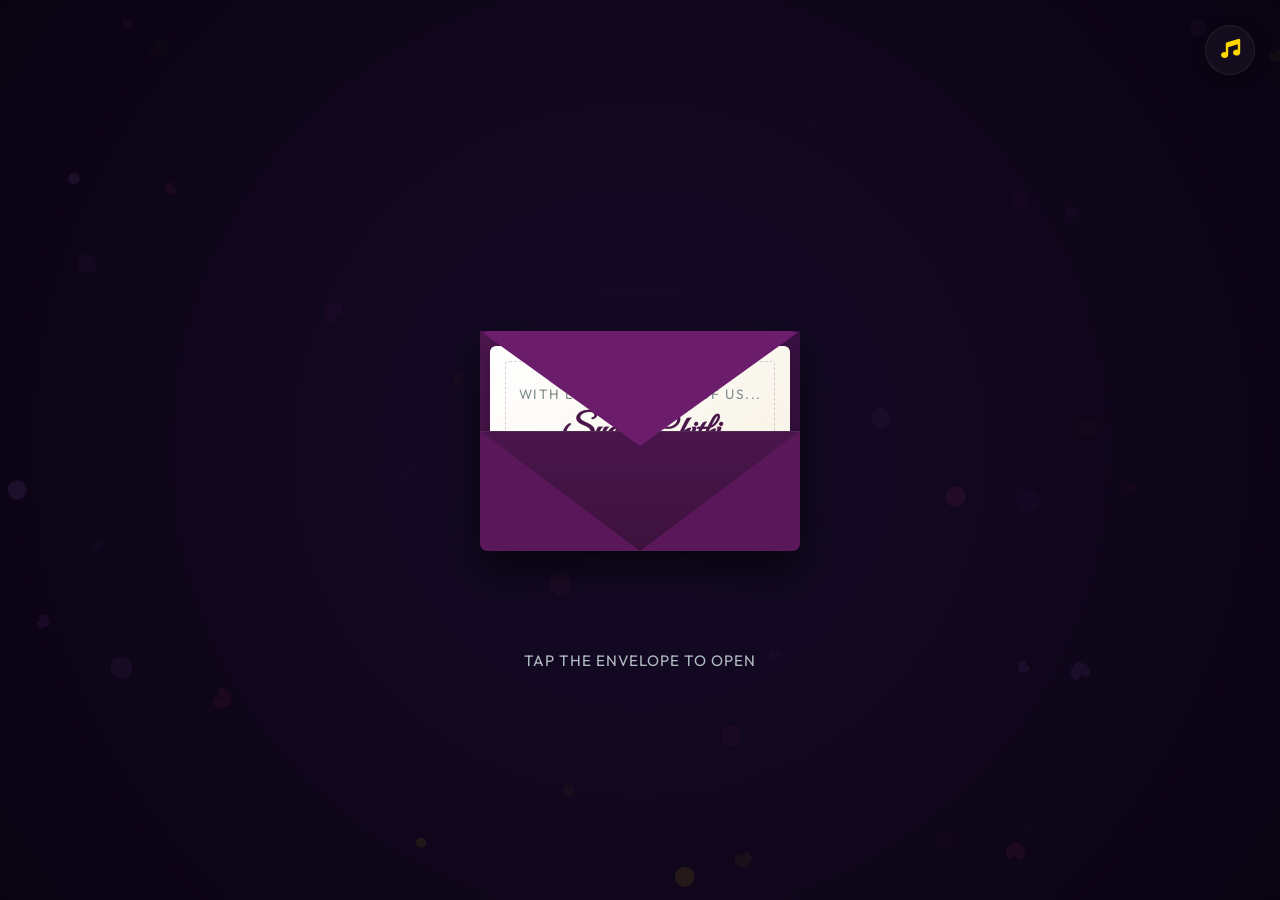
<file: index.html>
<!DOCTYPE html>
<html lang="en">

<head>
  <meta charset="UTF-8">
  <meta name="viewport" content="width=device-width, initial-scale=1.0">
  <title>Happy Birthday, Sudha Chithi!</title>
  <!-- Google Fonts -->
  <link rel="preconnect" href="https://fonts.googleapis.com">
  <link rel="preconnect" href="https://fonts.gstatic.com" crossorigin>
  <link
    href="https://fonts.googleapis.com/css2?family=Outfit:wght@300;400;600;800&family=Playfair+Display:ital,wght@0,600;0,800;1,500&family=Great+Vibes&display=swap"
    rel="stylesheet">
  <!-- FontAwesome Icons -->
  <link rel="stylesheet" href="https://cdnjs.cloudflare.com/ajax/libs/font-awesome/6.4.0/css/all.min.css">
  <!-- Custom Styling -->
  <link rel="stylesheet" href="style.css">
</head>

<body>

  <!-- Floating Particles Canvas Background -->
  <canvas id="bg-canvas"></canvas>

  <!-- Ambient Sound / Music Toggle -->
  <button id="music-toggle" aria-label="Toggle Music" class="floating-btn">
    <i class="fa-solid fa-music"></i>
    <span class="music-waves">
      <span></span>
      <span></span>
      <span></span>
    </span>
  </button>

  <!-- Step 1: Greeting Envelope -->
  <div class="container" id="envelope-container">
    <div class="envelope-wrapper">
      <div class="envelope">
        <div class="flap"></div>
        <div class="pocket"></div>
        <div class="letter">
          <div class="letter-content">
            <h3 class="letter-from">With love, from all of us...</h3>
            <h2 class="letter-title">Sudha Chithi</h2>
            <p class="letter-click-prompt">Click to open your special celebration card</p>
            <div class="heart-seal"><i class="fa-solid fa-heart"></i></div>
          </div>
        </div>
      </div>
    </div>
    <div class="envelope-hint">Tap the envelope to open</div>
  </div>

  <!-- Step 2: Main Celebration Dashboard (Hidden initially) -->
  <div class="main-celebration hidden" id="main-celebration">

    <!-- Hero Header -->
    <header class="celebration-header">
      <h1 class="sparkle-text">Happy Birthday, <br><span class="highlight-name">Sudha Chithi!</span></h1>
      <div class="birthday-info">
        <span class="birthday-date">June 8</span>
        <span class="birthday-separator">•</span>
        <span class="birthday-age">47 Birthday</span>
      </div>
      <p class="celebration-subtitle">Wishing the sweetest, most wonderful aunt in the world a day as bright and
        beautiful as she is!</p>
    </header>

    <!-- Celebration Grid Layout -->
    <div class="celebration-grid">

      <!-- Left Column: The Interactive Birthday Cake -->
      <section id="cake-section" class="grid-card cake-card glassmorphism">
        <h2 class="card-title"><i class="fa-solid fa-cake-candles icon-gold"></i> Blow Your Birthday Candles</h2>
        <p class="card-desc">Make a wish in your heart, then tap each candle to blow it out!</p>

        <p class="candle-instruction">👇 Click Each Candle 👇</p>

        <div class="cake-container">
          <div class="cake">
            <div class="plate"></div>
            <div class="layer layer-bottom"></div>
            <div class="layer layer-middle"></div>
            <div class="layer layer-top"></div>
            <div class="icing"></div>
            <div class="candles-wrapper">
              <!-- Candle 1 -->
              <div class="candle-container" id="candle-1" onclick="extinguishCandle(1)">
                <div class="flame"></div>
                <div class="candle"></div>
              </div>
              <!-- Candle 2 -->
              <div class="candle-container" id="candle-2" onclick="extinguishCandle(2)">
                <div class="flame"></div>
                <div class="candle"></div>
              </div>
              <!-- Candle 3 -->
              <div class="candle-container" id="candle-3" onclick="extinguishCandle(3)">
                <div class="flame"></div>
                <div class="candle"></div>
              </div>
            </div>
          </div>
        </div>

        <div id="cake-status" class="celebration-status">3 candles are glowing bright!</div>
      </section>

  

  <!-- Confetti Canvas Overlay -->
  <canvas id="confetti-canvas"></canvas>

  <script src="app.js"></script>
</body>

</html>
</file>
<file: style.css>
/* CSS Design System & Theme Settings */
:root {
  --font-heading: 'Playfair Display', serif;
  --font-body: 'Outfit', sans-serif;
  --font-fancy: 'Great Vibes', cursive;

  /* Color Palette: Warm Rose Gold, Rich Magenta, Deep Royal Violet */
  --bg-primary: #0a0312;
  --bg-secondary: #160a28;
  --color-gold: #ffd700;
  --color-gold-glow: rgba(255, 215, 0, 0.4);
  --color-rose: #ff4081;
  --color-rose-glow: rgba(255, 64, 129, 0.4);
  --color-violet: #8e24aa;
  --text-primary: #f5f6fa;
  --text-secondary: #b2bec3;

  --glass-bg: rgba(255, 255, 255, 0.04);
  --glass-border: rgba(255, 255, 255, 0.08);
  --glass-shadow: 0 16px 36px rgba(0, 0, 0, 0.5);

  --transition-smooth: all 0.4s cubic-bezier(0.25, 0.8, 0.25, 1);
  --transition-fast: all 0.2s ease-in-out;
}

/* Reset & Basics */
* {
  box-sizing: border-box;
  margin: 0;
  padding: 0;
}

body {
  font-family: var(--font-body);
  background: radial-gradient(circle at 50% 50%, var(--bg-secondary) 0%, var(--bg-primary) 100%);
  color: var(--text-primary);
  min-height: 100vh;
  overflow-x: hidden;
  position: relative;
  display: flex;
  flex-direction: column;
  justify-content: center;
  align-items: center;
}

/* Background Canvas Particles */
#bg-canvas {
  position: fixed;
  top: 0;
  left: 0;
  width: 100%;
  height: 100%;
  z-index: 0;
  pointer-events: none;
}

/* Music Control Button */
.floating-btn {
  position: fixed;
  top: 25px;
  right: 25px;
  z-index: 100;
  width: 50px;
  height: 50px;
  border-radius: 50%;
  background: var(--glass-bg);
  border: 1px solid var(--glass-border);
  backdrop-filter: blur(10px);
  color: var(--color-gold);
  font-size: 1.2rem;
  cursor: pointer;
  display: flex;
  align-items: center;
  justify-content: center;
  box-shadow: 0 4px 15px rgba(0, 0, 0, 0.3);
  transition: var(--transition-smooth);
}

.floating-btn:hover {
  transform: scale(1.1);
  background: rgba(255, 255, 255, 0.1);
  box-shadow: 0 6px 20px rgba(255, 215, 0, 0.3);
}

.music-waves {
  display: none;
  /* Enabled via JS when music starts */
  align-items: flex-end;
  justify-content: space-between;
  width: 16px;
  height: 12px;
  margin-left: 6px;
}

.music-waves span {
  width: 3px;
  height: 100%;
  background-color: var(--color-gold);
  border-radius: 3px;
  animation: bounceWaves 0.8s ease infinite alternate;
}

.music-waves span:nth-child(2) {
  animation-delay: 0.2s;
}

.music-waves span:nth-child(3) {
  animation-delay: 0.4s;
}

@keyframes bounceWaves {
  0% {
    height: 2px;
  }

  100% {
    height: 100%;
  }
}

.floating-btn.active .music-waves {
  display: inline-flex;
}

.floating-btn.active i {
  display: none;
}

/* Container & Step Management */
.container {
  width: 100%;
  max-width: 1200px;
  padding: 20px;
  z-index: 1;
  display: flex;
  flex-direction: column;
  align-items: center;
  justify-content: center;
  transition: var(--transition-smooth);
}

.hidden {
  display: none !important;
  opacity: 0;
  pointer-events: none;
}

/* --- STEP 1: INTERACTIVE ENVELOPE --- */
.envelope-wrapper {
  height: 380px;
  display: flex;
  justify-content: center;
  align-items: center;
  perspective: 1000px;
  margin-top: 20px;
}

.envelope {
  position: relative;
  width: 320px;
  height: 220px;
  background: linear-gradient(135deg, #4a154b, #2c0e3a);
  border-radius: 0 0 8px 8px;
  box-shadow: 0 20px 40px rgba(0, 0, 0, 0.6);
  cursor: pointer;
  transition: transform 0.6s cubic-bezier(0.175, 0.885, 0.32, 1.275);
}

.envelope:hover {
  transform: translateY(-10px) rotate(-1deg) scale(1.03);
}

.envelope .flap {
  position: absolute;
  top: 0;
  left: 0;
  width: 0;
  height: 0;
  border-left: 160px solid transparent;
  border-right: 160px solid transparent;
  border-top: 115px solid #6b1d6c;
  border-radius: 8px 8px 0 0;
  transform-origin: top;
  z-index: 3;
  transition: transform 0.5s ease 0.1s;
}

.envelope .pocket {
  position: absolute;
  bottom: 0;
  left: 0;
  width: 100%;
  height: 120px;
  background: linear-gradient(0deg, #3d123e 0%, #4a154b 100%);
  border-radius: 0 0 8px 8px;
  border-top: 1px solid rgba(255, 255, 255, 0.1);
  z-index: 2;
}

/* Custom angular cuts for pocket overlay to make it look like a fold */
.envelope .pocket::before {
  content: '';
  position: absolute;
  bottom: 0;
  left: 0;
  width: 0;
  height: 0;
  border-left: 160px solid #5a185b;
  border-top: 120px solid transparent;
  border-radius: 0 0 0 8px;
}

.envelope .pocket::after {
  content: '';
  position: absolute;
  bottom: 0;
  right: 0;
  width: 0;
  height: 0;
  border-right: 160px solid #5a185b;
  border-top: 120px solid transparent;
  border-radius: 0 0 8px 0;
}

.letter {
  position: absolute;
  bottom: 15px;
  left: 10px;
  width: 300px;
  height: 190px;
  background: linear-gradient(135deg, #fff 0%, #f7f1e3 100%);
  border-radius: 6px;
  box-shadow: 0 5px 15px rgba(0, 0, 0, 0.2);
  z-index: 1;
  transition: transform 0.5s ease;
  overflow: hidden;
  padding: 15px;
}

.letter-content {
  display: flex;
  flex-direction: column;
  justify-content: center;
  align-items: center;
  height: 100%;
  border: 1px dashed rgba(74, 21, 75, 0.2);
  border-radius: 4px;
  text-align: center;
  padding: 10px;
}

.letter-from {
  font-family: var(--font-body);
  font-size: 0.85rem;
  color: #7f8c8d;
  font-weight: 400;
  text-transform: uppercase;
  letter-spacing: 1.5px;
  margin-bottom: 8px;
}

.letter-title {
  font-family: var(--font-fancy);
  font-size: 2.2rem;
  color: #4a154b;
  font-weight: bold;
  margin-bottom: 12px;
  text-shadow: 1px 1px 0 rgba(0, 0, 0, 0.05);
}

.letter-click-prompt {
  font-family: var(--font-body);
  font-size: 0.75rem;
  color: var(--color-rose);
  font-weight: 600;
  text-transform: uppercase;
  letter-spacing: 1px;
}

.heart-seal {
  position: absolute;
  top: -45px;
  /* Aligns visually with the center of flap when closed */
  left: 50%;
  transform: translate(-50%, 0);
  width: 44px;
  height: 44px;
  background-color: var(--color-rose);
  border-radius: 50%;
  display: flex;
  align-items: center;
  justify-content: center;
  box-shadow: 0 4px 10px rgba(255, 64, 129, 0.4);
  color: #fff;
  font-size: 1.3rem;
  z-index: 4;
  transition: var(--transition-smooth);
}

.envelope-hint {
  font-family: var(--font-body);
  font-size: 0.95rem;
  color: var(--text-secondary);
  margin-top: 20px;
  letter-spacing: 1px;
  text-transform: uppercase;
  animation: pulseHint 2s infinite ease-in-out;
}

@keyframes pulseHint {

  0%,
  100% {
    opacity: 0.5;
    transform: scale(1);
  }

  50% {
    opacity: 1;
    transform: scale(1.05);
    color: var(--color-gold);
  }
}

/* Open States for Envelope Animation */
.envelope-wrapper.open .envelope .flap {
  transform: rotateX(180deg);
  z-index: 1;
}

.envelope-wrapper.open .envelope .letter {
  transform: translateY(-130px);
  z-index: 3;
}

.envelope-wrapper.open .heart-seal {
  opacity: 0;
  transform: translate(-50%, -20px) scale(0);
}

/* --- STEP 2: CELEBRATION DASHBOARD --- */
.main-celebration {
  width: 100%;
  max-width: 1000px;
  padding: 40px 20px;
  z-index: 1;
  display: flex;
  flex-direction: column;
  align-items: center;
  /* center all main dashboard children */
  gap: 35px;
  animation: fadeInContainer 1s forwards ease-in-out;
}

@keyframes fadeInContainer {
  from {
    opacity: 0;
  }

  to {
    opacity: 1;
  }
}

.celebration-header {
  text-align: center;
  margin-bottom: 10px;
}

.sparkle-text {
  font-family: var(--font-heading);
  font-size: 3rem;
  font-weight: 800;
  line-height: 1.2;
  margin-bottom: 15px;
  letter-spacing: -1px;
  text-shadow: 0 4px 10px rgba(0, 0, 0, 0.4);
}

.highlight-name {
  font-family: var(--font-fancy);
  font-size: 4.5rem;
  background: linear-gradient(to right, var(--color-gold), var(--color-rose), #c77dff);
  -webkit-background-clip: text;
  background-clip: text;
  -webkit-text-fill-color: transparent;
  color: transparent;
  display: inline-block;
  padding: 5px 0;
  filter: drop-shadow(0 2px 8px rgba(255, 64, 129, 0.3));
}

.celebration-subtitle {
  font-size: 1.1rem;
  color: var(--text-secondary);
  max-width: 650px;
  margin: 0 auto;
  line-height: 1.6;
}

.birthday-info {
  display: flex;
  justify-content: center;
  align-items: center;
  gap: 12px;
  margin: 20px 0 15px 0;
  font-size: 1.2rem;
  letter-spacing: 1px;
}

.birthday-date {
  color: var(--color-gold);
  font-family: var(--font-heading);
  font-weight: 600;
  text-shadow: 0 2px 8px rgba(255, 215, 0, 0.3);
}

.birthday-separator {
  color: var(--color-rose);
  opacity: 0.6;
}

.birthday-age {
  color: var(--color-rose);
  font-family: var(--font-heading);
  font-weight: 600;
  text-shadow: 0 2px 8px rgba(255, 64, 129, 0.3);
}

/* Glassmorphism Cards */
.glassmorphism {
  background: var(--glass-bg);
  border: 1px solid var(--glass-border);
  backdrop-filter: blur(16px);
  -webkit-backdrop-filter: blur(16px);
  border-radius: 20px;
  box-shadow: var(--glass-shadow);
  transition: var(--transition-smooth);
}

.glassmorphism:hover {
  border-color: rgba(255, 255, 255, 0.15);
  box-shadow: 0 20px 45px rgba(255, 64, 129, 0.1);
  transform: translateY(-3px);
}

/* Celebration Grid Layout */
.celebration-grid {
  display: grid;
  grid-template-columns: 1fr;
  gap: 30px;
  justify-items: center;
  align-items: center;
  max-width: 600px;
  width: 100%;
  margin: 0 auto;
}

@media (max-width: 768px) {
  .celebration-grid {
    grid-template-columns: 1fr;
  }

  .sparkle-text {
    font-size: 2.2rem;
  }

  .highlight-name {
    font-size: 3.5rem;
  }
}

/* Cake and Wishes Section Transitions */
#cake-section {
  opacity: 1;
  transform: translateX(0);
  transition: opacity 0.8s ease, transform 0.8s ease;
}

#wishes-section {
  opacity: 1;
  transform: scale(1);
  transition: opacity 0.8s ease, transform 0.8s ease;
  position: relative;
  background-image: linear-gradient(rgba(10, 3, 18, 0.82), rgba(22, 10, 40, 0.88)), url('photos.pdf/WhatsApp%20Image%202026-06-07%20at%2011.09.57%20PM.jpeg');
  background-size: cover;
  background-position: center;
  background-repeat: no-repeat;
  width: 100%;
  /* take full width on mobile */
  max-width: 600px;
  /* keep bounded on desktop */
  margin: 0 auto;
  /* center horizontally */
  overflow: hidden;
}

#wishes-section > *:not(.wishes-bg-layer-1):not(.wishes-bg-layer-2) {
  position: relative;
  z-index: 3;
}

.wishes-bg-layer-1, .wishes-bg-layer-2 {
  position: absolute;
  top: -10%;
  left: -10%;
  width: 120%;
  height: 120%;
  background-size: cover;
  background-position: center;
  background-repeat: no-repeat;
  transition: opacity 1.5s ease-in-out;
  pointer-events: none;
  animation: kenBurnsPan 25s ease-in-out infinite alternate;
}

@keyframes kenBurnsPan {
  0% {
    transform: scale(1) translate(0, 0);
  }
  50% {
    transform: scale(1.08) translate(-2%, -1%);
  }
  100% {
    transform: scale(1.15) translate(1%, 2%);
  }
}

.celebration-grid {
  transition: grid-template-columns 0.8s ease, justify-items 0.8s ease;
}

.grid-card {
  padding: 30px;
  display: flex;
  flex-direction: column;
  align-items: center;
  text-align: center;
}

.card-title {
  font-family: var(--font-heading);
  font-size: 1.5rem;
  font-weight: 600;
  margin-bottom: 8px;
  display: flex;
  align-items: center;
  gap: 10px;
}

.icon-gold {
  color: var(--color-gold);
  text-shadow: 0 0 10px var(--color-gold-glow);
}

.icon-pink {
  color: var(--color-rose);
  text-shadow: 0 0 10px var(--color-rose-glow);
}

.icon-violet {
  color: #bb86fc;
  text-shadow: 0 0 10px rgba(187, 134, 252, 0.4);
}

.card-desc {
  font-size: 0.9rem;
  color: var(--text-secondary);
  margin-bottom: 25px;
}

.candle-instruction {
  font-size: 1.2rem;
  font-weight: 600;
  color: var(--color-gold);
  margin-bottom: 20px;
  text-shadow: 0 0 10px rgba(255, 215, 0, 0.5);
  animation: pulse-glow 1.5s ease-in-out infinite;
}

@keyframes pulse-glow {
  0% {
    opacity: 0.6;
    text-shadow: 0 0 5px rgba(255, 215, 0, 0.3);
  }

  50% {
    opacity: 1;
    text-shadow: 0 0 20px rgba(255, 215, 0, 0.8);
  }

  100% {
    opacity: 0.6;
    text-shadow: 0 0 5px rgba(255, 215, 0, 0.3);
  }
}

/* --- THE CAKE DESIGN --- */
.cake-container {
  position: relative;
  width: 250px;
  height: 220px;
  display: flex;
  justify-content: center;
  align-items: flex-end;
  margin-bottom: 20px;
}

.cake {
  position: relative;
  width: 180px;
  height: 150px;
}

.plate {
  position: absolute;
  bottom: -10px;
  left: -20px;
  width: 220px;
  height: 15px;
  background: linear-gradient(to right, #e2e2e2, #f5f5f5, #b5b5b5);
  border-radius: 10px;
  box-shadow: 0 5px 15px rgba(0, 0, 0, 0.4);
}

.layer {
  position: absolute;
  left: 50%;
  transform: translateX(-50%);
  width: 100%;
  border-radius: 8px 8px 0 0;
}

.layer-bottom {
  bottom: 0;
  height: 50px;
  width: 180px;
  background: linear-gradient(to right, #402008, #5a2e0c, #402008);
  /* Chocolate layer */
  border-bottom: 3px solid #ff4081;
  /* Strawberry ripple */
}

.layer-middle {
  bottom: 47px;
  height: 40px;
  width: 160px;
  background: linear-gradient(to right, #e67e22, #f39c12, #e67e22);
  /* Orange sponge layer */
  border-bottom: 3px solid #fff;
  /* Cream ripple */
}

.layer-top {
  bottom: 84px;
  height: 35px;
  width: 140px;
  background: linear-gradient(to right, #ff8da1, #ffb3c1, #ff8da1);
  /* Strawberry layer */
}

/* Icing dripping down */
.icing {
  position: absolute;
  bottom: 110px;
  left: 50%;
  transform: translateX(-50%);
  width: 142px;
  height: 12px;
  background: #fff;
  border-radius: 10px 10px 0 0;
  box-shadow: 0 2px 5px rgba(0, 0, 0, 0.1);
}

.icing::after {
  content: '';
  position: absolute;
  top: 8px;
  left: 5px;
  width: 132px;
  height: 8px;
  background-image: radial-gradient(circle, #fff 5px, transparent 6px);
  background-size: 15px 15px;
}

/* Candles Setup */
.candles-wrapper {
  position: absolute;
  bottom: 118px;
  left: 50%;
  transform: translateX(-50%);
  width: 110px;
  height: 50px;
  display: flex;
  justify-content: space-around;
  align-items: flex-end;
}

.candle-container {
  display: flex;
  flex-direction: column;
  align-items: center;
  cursor: pointer;
  position: relative;
  transition: var(--transition-fast);
}

.candle-container:hover {
  transform: scale(1.1);
}

.candle {
  width: 8px;
  height: 38px;
  background: linear-gradient(to top, var(--color-rose) 50%, #fff 50%);
  background-size: 100% 10px;
  border-radius: 3px 3px 0 0;
  box-shadow: 0 1px 3px rgba(0, 0, 0, 0.2);
}

#candle-2 .candle {
  background: linear-gradient(to top, #9c27b0 50%, #fff 50%);
  background-size: 100% 10px;
}

#candle-3 .candle {
  background: linear-gradient(to top, #00bcd4 50%, #fff 50%);
  background-size: 100% 10px;
}

/* Flame animation */
.flame {
  width: 12px;
  height: 22px;
  background: linear-gradient(to bottom, #ff9800, #ff5722, #ffeb3b);
  border-radius: 50% 50% 20% 20% / 60% 60% 40% 40%;
  animation: flicker 1.2s infinite alternate ease-in-out;
  box-shadow: 0 0 12px rgba(255, 152, 0, 0.8), 0 0 24px rgba(255, 87, 34, 0.4);
  transform-origin: bottom center;
  margin-bottom: 2px;
  transition: opacity 0.3s ease, transform 0.3s ease;
}

@keyframes flicker {
  0% {
    transform: scale(1) rotate(-2deg);
  }

  50% {
    transform: scale(0.9) rotate(2deg) skewX(-2deg);
  }

  100% {
    transform: scale(1.1) rotate(-1deg);
  }
}

/* Extinguished Candle State */
.candle-container.extinguished .flame {
  opacity: 0;
  transform: scale(0);
  pointer-events: none;
}

.celebration-status {
  font-family: var(--font-body);
  font-size: 1rem;
  color: var(--color-gold);
  font-weight: 600;
  margin-top: 15px;
  min-height: 24px;
  animation: pulseGold 2s infinite alternate;
}

@keyframes pulseGold {
  from {
    text-shadow: 0 0 5px rgba(255, 215, 0, 0.2);
  }

  to {
    text-shadow: 0 0 15px rgba(255, 215, 0, 0.6);
  }
}

/* --- THE WISHES CAROUSEL --- */
.carousel-container {
  width: 100%;
  display: flex;
  flex-direction: column;
  align-items: center;
  justify-content: center;
  position: relative;
  height: 100%;
  margin: 0 auto;
}

.carousel-track-wrapper {
  width: 100%;
  overflow: hidden;
  margin-bottom: 20px;
  min-height: 300px;
  display: flex;
  align-items: center;
}

.carousel-track {
  display: flex;
  width: 100%;
  transition: transform 0.8s cubic-bezier(0.25, 0.8, 0.25, 1);
}

.carousel-slide {
  min-width: 100%;
  padding: 10px 15px;
  opacity: 0.3;
  transform: scale(0.95);
  transition: opacity 0.5s, transform 0.5s;
  display: flex;
  flex-direction: column;
  justify-content: center;
  align-items: center;
  height: 100%;
}

.carousel-slide img {
  width: 100%;
  height: 100%;
  object-fit: cover;
  border-radius: 12px;
  box-shadow: 0 8px 24px rgba(0, 0, 0, 0.3);
}

.carousel-slide.active {
  opacity: 1;
  transform: scale(1);
}

.wish-quote {
  font-family: var(--font-heading);
  font-size: 1.15rem;
  line-height: 1.7;
  font-style: italic;
  color: var(--text-primary);
  margin-bottom: 15px;
  position: relative;
  text-align: center;
  /* center-align quote text */
}

.wish-quote::before {
  content: '“';
  font-family: var(--font-heading);
  font-size: 3.5rem;
  color: rgba(255, 64, 129, 0.2);
  position: absolute;
  top: -25px;
  left: 50%;
  /* center quote mark horizontally */
  transform: translateX(-50%);
  /* center offset correction */
}

.wish-author {
  font-family: var(--font-body);
  font-size: 0.85rem;
  color: var(--color-rose);
  font-weight: 600;
  text-transform: uppercase;
  letter-spacing: 1px;
  text-align: center;
  /* center-align author text */
  display: block;
}

.carousel-controls {
  display: flex;
  align-items: center;
  gap: 20px;
}

.carousel-btn {
  background: none;
  border: none;
  color: var(--text-secondary);
  font-size: 1.8rem;
  cursor: pointer;
  transition: var(--transition-fast);
}

.carousel-btn:hover {
  color: var(--color-rose);
  transform: scale(1.15);
}

.carousel-indicators {
  display: flex;
  justify-content: center;
  align-items: center;
  gap: 10px;
  margin-top: 15px;
}

.indicator {
  width: 8px;
  height: 8px;
  border-radius: 50%;
  background: var(--text-secondary);
  opacity: 0.4;
  cursor: pointer;
  transition: var(--transition-fast);
}

.indicator.active {
  background: var(--color-rose);
  opacity: 1;
  transform: scale(1.3);
}

.carousel-indicator {
  width: 10px;
  height: 10px;
  border-radius: 50%;
  background: var(--text-secondary);
  border: none;
  opacity: 0.4;
  cursor: pointer;
  transition: transform 0.3s cubic-bezier(0.4, 0, 0.2, 1), 
              background-color 0.3s ease, 
              opacity 0.3s ease, 
              width 0.3s cubic-bezier(0.4, 0, 0.2, 1);
}

.carousel-indicator:hover {
  opacity: 0.8;
  transform: scale(1.2);
}

.carousel-indicator.active {
  background: var(--color-rose);
  opacity: 1;
  width: 24px;
  border-radius: 5px;
  box-shadow: 0 0 10px var(--color-rose-glow);
  transform: scale(1.15);
}

/* --- THE WISHES BOARD / JAR --- */
.wishes-jar-section {
  padding: 40px;
  display: flex;
  flex-direction: column;
  gap: 30px;
}

.jar-header {
  text-align: center;
}

.wish-input-form {
  display: grid;
  grid-template-columns: 1fr 2fr auto;
  gap: 15px;
  align-items: center;
}

@media (max-width: 768px) {
  .wish-input-form {
    grid-template-columns: 1fr;
  }
}

.wish-input-form input,
.wish-input-form textarea {
  background: rgba(255, 255, 255, 0.05);
  border: 1px solid var(--glass-border);
  border-radius: 10px;
  padding: 14px 18px;
  color: var(--text-primary);
  font-family: var(--font-body);
  font-size: 0.95rem;
  outline: none;
  transition: var(--transition-smooth);
}

.wish-input-form input:focus,
.wish-input-form textarea:focus {
  background: rgba(255, 255, 255, 0.08);
  border-color: var(--color-rose);
  box-shadow: 0 0 10px rgba(255, 64, 129, 0.25);
}

.action-btn {
  background: linear-gradient(135deg, var(--color-rose) 0%, #d81b60 100%);
  border: none;
  border-radius: 10px;
  color: #fff;
  font-family: var(--font-body);
  font-size: 0.95rem;
  font-weight: 600;
  padding: 14px 24px;
  cursor: pointer;
  display: inline-flex;
  align-items: center;
  justify-content: center;
  gap: 8px;
  transition: var(--transition-smooth);
  box-shadow: 0 4px 15px rgba(255, 64, 129, 0.35);
  height: 100%;
}

.action-btn:hover {
  transform: translateY(-2px);
  box-shadow: 0 6px 20px rgba(255, 64, 129, 0.5);
  filter: brightness(1.1);
}

.action-btn:active {
  transform: translateY(0);
}

/* Board Messages Grid */
.board-messages {
  display: grid;
  grid-template-columns: repeat(auto-fill, minmax(280px, 1fr));
  gap: 20px;
  margin-top: 10px;
}

.wish-card {
  background: rgba(255, 255, 255, 0.02);
  border: 1px solid rgba(255, 255, 255, 0.04);
  border-radius: 15px;
  padding: 20px;
  display: flex;
  flex-direction: column;
  justify-content: space-between;
  min-height: 130px;
  box-shadow: 0 8px 20px rgba(0, 0, 0, 0.15);
  position: relative;
  overflow: hidden;
  transition: var(--transition-smooth);
  animation: popInCard 0.4s cubic-bezier(0.175, 0.885, 0.32, 1.275);
}

.wish-card::before {
  content: '';
  position: absolute;
  top: 0;
  left: 0;
  width: 4px;
  height: 100%;
  background: linear-gradient(to bottom, var(--color-rose), var(--color-gold));
}

.wish-card:hover {
  background: rgba(255, 255, 255, 0.05);
  border-color: rgba(255, 255, 255, 0.08);
  transform: scale(1.02);
}

@keyframes popInCard {
  from {
    transform: scale(0.8);
    opacity: 0;
  }

  to {
    transform: scale(1);
    opacity: 1;
  }
}

.wish-card-text {
  font-size: 0.95rem;
  line-height: 1.6;
  color: var(--text-primary);
  margin-bottom: 12px;
  font-style: italic;
}

.wish-card-sender {
  font-size: 0.8rem;
  font-weight: 600;
  color: var(--color-gold);
  text-transform: uppercase;
  letter-spacing: 0.5px;
  text-align: right;
}

/* Extra Magic Popper Button */
.extra-surprises {
  text-align: center;
  margin-top: 10px;
}

.popper-btn {
  background: linear-gradient(135deg, var(--color-gold) 0%, #e6aa00 100%);
  box-shadow: 0 4px 15px rgba(255, 215, 0, 0.3);
  color: #000;
}

.popper-btn:hover {
  box-shadow: 0 6px 20px rgba(255, 215, 0, 0.5);
}

/* --- IMAGE GALLERY --- */
#gallery-section {
  opacity: 1;
  transform: scale(1);
  transition: opacity 0.8s ease, transform 0.8s ease;
  max-width: 900px;
  margin: 0 auto;
  display: block;
}

#gallery-section.active {
  opacity: 1;
  transform: scale(1);
  display: block;
}

.gallery-grid {
  display: grid;
  grid-template-columns: 1fr;
  gap: 20px;
  margin-bottom: 20px;
  min-height: 700px;
  position: relative;
  max-width: 900px;
  margin-left: auto;
  margin-right: auto;
  width: 100%;
  padding: 0 15px;
}

.gallery-image-wrapper {
  position: relative;
  border-radius: 15px;
  overflow: hidden;
  aspect-ratio: 16/12;
  box-shadow: 0 10px 40px rgba(0, 0, 0, 0.5);
  animation: fadeInImage 0.6s ease;
  width: 100%;
  height: auto;
  max-width: 100%;
}

@keyframes fadeInImage {
  from {
    opacity: 0;
    transform: scale(0.95);
  }

  to {
    opacity: 1;
    transform: scale(1);
  }
}

.gallery-image-wrapper img {
  width: 100%;
  height: 100%;
  object-fit: cover;
  transition: transform 0.4s ease;
  display: block;
}

.gallery-image-wrapper img:hover {
  transform: scale(1.05);
}

.gallery-nav {
  display: flex;
  align-items: center;
  justify-content: center;
  gap: 30px;
}

/* Mobile Responsive Gallery */
@media (max-width: 768px) {
  .gallery-grid {
    min-height: 400px;
    max-width: 100%;
    padding: 0 10px;
    gap: 15px;
  }

  .gallery-image-wrapper {
    aspect-ratio: 4/5;
    min-height: 350px;
  }

  .gallery-nav {
    gap: 20px;
  }

  .gallery-btn {
    width: 40px;
    height: 40px;
    font-size: 1rem;
  }

  .gallery-counter {
    font-size: 0.9rem;
  }
}

@media (max-width: 480px) {
  .gallery-grid {
    min-height: 300px;
    max-width: 100%;
    padding: 0 8px;
  }

  .gallery-image-wrapper {
    aspect-ratio: 3/4;
    min-height: 280px;
  }

  .gallery-nav {
    gap: 15px;
  }

  .gallery-btn {
    width: 35px;
    height: 35px;
    font-size: 0.9rem;
  }

  .gallery-counter {
    font-size: 0.8rem;
  }
}

.gallery-btn {
  width: 45px;
  height: 45px;
  border-radius: 50%;
  background: var(--glass-bg);
  border: 1px solid var(--glass-border);
  color: var(--color-gold);
  cursor: pointer;
  font-size: 1.2rem;
  display: flex;
  align-items: center;
  justify-content: center;
  transition: var(--transition-smooth);
}

.gallery-btn:hover {
  background: rgba(255, 215, 0, 0.1);
  box-shadow: 0 4px 15px rgba(255, 215, 0, 0.3);
  transform: scale(1.1);
}

.gallery-counter {
  color: var(--color-gold);
  font-family: var(--font-heading);
  font-size: 1.1rem;
  font-weight: 600;
  min-width: 80px;
  text-align: center;
}

/* Photos Carousel Card */
.photos-card {
  width: 100%;
  max-width: 600px;
  /* custom size */
  min-height: auto;
  margin: 0 auto;
  /* center horizontally */
  align-self: center;
  /* center in flex layout */
}

.photos-card .carousel-track-wrapper {
  width: 100%;
  aspect-ratio: 4 / 5;
  /* extended height aspect ratio */
  height: auto;
  min-height: auto;
  border-radius: 12px;
  background: rgba(0, 0, 0, 0.2);
  padding: 0;
  overflow: hidden;
  margin-bottom: 20px;
}

.photos-card .carousel-slide {
  padding: 0;
  position: relative;
  background-size: cover;
  background-position: center;
  overflow: hidden;
  display: flex;
  justify-content: center;
  align-items: center;
}

.photos-card .carousel-slide::before {
  content: '';
  position: absolute;
  top: -20px;
  left: -20px;
  right: -20px;
  bottom: -20px;
  background-image: inherit;
  background-size: cover;
  background-position: center;
  filter: blur(15px) brightness(0.6);
  z-index: 1;
  pointer-events: none;
}

.photos-card .carousel-slide img {
  position: relative;
  z-index: 2;
  width: 100%;
  height: 100%;
  object-fit: contain;
  /* displays full image centered without crop */
  border-radius: 0;
  box-shadow: none;
}

.photos-card .carousel-indicators {
  margin-top: 15px;
}

.carousel-counter {
  color: var(--color-gold);
  font-family: var(--font-heading);
  font-size: 1rem;
  font-weight: 600;
  min-width: 60px;
  text-align: center;
}

/* Celebration Footer */
.celebration-footer {
  text-align: center;
  font-size: 0.8rem;
  color: rgba(255, 255, 255, 0.3);
  margin-top: 20px;
  letter-spacing: 1px;
}

/* Confetti Overlay Canvas */
#confetti-canvas {
  position: fixed;
  top: 0;
  left: 0;
  width: 100%;
  height: 100%;
  z-index: 99;
  pointer-events: none;
}
</file>
